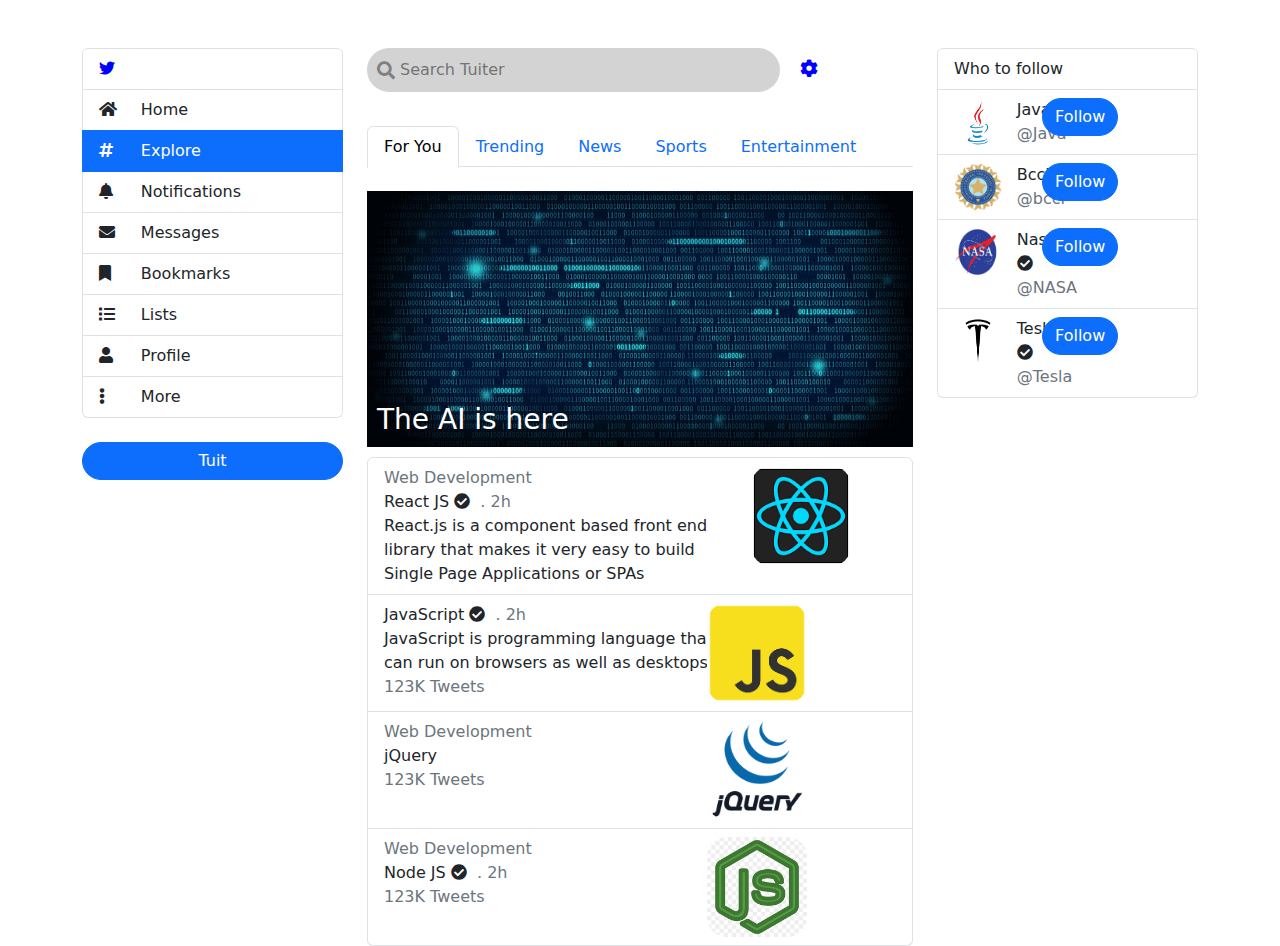
<file: public/tuiter/explore/index.html>
<!DOCTYPE html>
<html lang="en">

<head>
    <meta charset="UTF-8">
    <link rel="stylesheet" type="text/css" href="styles.css">
    <meta name="viewport" content="width=device-width, initial-scale=1.0">
    <link rel="stylesheet" href="https://maxcdn.bootstrapcdn.com/bootstrap/4.5.2/css/bootstrap.min.css">
    <link rel="stylesheet" href="https://cdnjs.cloudflare.com/ajax/libs/font-awesome/5.15.4/css/all.min.css">
    <link rel="stylesheet" href="https://cdnjs.cloudflare.com/ajax/libs/bootstrap/5.3.0/css/bootstrap.min.css">
    <link rel="stylesheet" href="index.css">
</head>

<body>
    <div class="container">
        <div class="row">
            <div class="col-xxl-3 col-xl-3 col-lg-1 col-md-2 col-sm-2 col-2">
                <div class="list-group mt-5">
                    <div class="list-group-item"><i class="fab fa-twitter" style="color: blue;"></i></div>

                    <a href="../home.html" class="list-group-item list-group-item-action">
                        <div class="row">
                            <div class="col-xxl-2 col-xl-2 col-lg-12 col-md-12 col-sm-12 col-12">
                                <i class="fa fa-home"></i>
                            </div>
                            <div class="d-none  d-xl-block d-xxl-block col-xxl-10 col-xl-10">
                                <span>Home</span>
                            </div>
                        </div>
                    </a>
                    <a href="../explore/index.html" class="list-group-item list-group-item-action active">
                        <div class="row">
                            <div class="col-xxl-2 col-xl-2 col-lg-12 col-md-12 col-sm-12 col-12">
                                <i class="fa fa-hashtag"></i>
                            </div>
                            <div class="d-none d-md-none d-sm-none d-xl-block d-xxl-block col-xxl-10 col-xl-10">
                                <span>Explore</span>
                            </div>
                        </div>
                    </a>
                    <a href="../notifications.html" class="list-group-item list-group-item-action">
                        <div class="row">
                            <div class="col-xxl-2 col-xl-2 col-lg-12 col-md-12 col-sm-12 col-12">
                                <i class="fa fa-bell"></i>
                            </div>
                            <div class="d-none d-md-none d-sm-none  d-xl-block d-xxl-block col-xxl-10 col-xl-10">
                                <span>Notifications</span>
                            </div>
                        </div>
                    </a>

                    <a href="../messages.html" class="list-group-item list-group-item-action">
                        <div class="row">
                            <div class="col-xxl-2 col-xl-2 col-lg-12 col-md-12 col-sm-12 col-12">
                                <i class="fa fa-envelope"></i>
                            </div>
                            <div class="d-none d-md-none d-sm-none  d-xl-block d-xxl-block col-xxl-10 col-xl-10">
                                <span>Messages</span>
                            </div>
                        </div>
                    </a>
                    <a href="../bookmark/bookmarks-css.html" class="list-group-item list-group-item-action">
                        <div class="row">
                            <div class="col-xxl-2 col-xl-2 col-lg-12 col-md-12 col-sm-12 col-12">
                                <i class="fa fa-bookmark"></i>
                            </div>
                            <div class="d-none d-md-none d-sm-none   d-xl-block d-xxl-block col-xxl-10 col-xl-10">
                                <span>Bookmarks</span>
                            </div>
                        </div>
                    </a>
                    <a href="../lists.html" class="list-group-item list-group-item-action">
                        <div class="row">
                            <div class="col-xxl-2 col-xl-2 col-lg-12 col-md-12 col-sm-12 col-12">
                                <i class="fa fa-list"></i>
                            </div>
                            <div class="d-none d-md-none d-sm-none  d-xl-block d-xxl-block col-xxl-10 col-xl-10">
                                <span>Lists</span>
                            </div>
                        </div>
                    </a>
                    <a href="../profile.html" class="list-group-item list-group-item-action">
                        <div class="row">
                            <div class="col-xxl-2 col-xl-2 col-lg-12 col-md-12 col-sm-12 col-12">
                                <i class="fa fa-user"></i>
                            </div>
                            <div class="d-none d-md-none d-sm-none   d-xl-block d-xxl-block col-xxl-10 col-xl-10">
                                <span>Profile</span>
                            </div>
                        </div>
                    </a>
                    <a href="../more.html" class="list-group-item list-group-item-action">
                        <div class="row">
                            <div class="col-xxl-2 col-xl-2 col-lg-12 col-md-12 col-sm-12 col-12">
                                <i class="fa fa-ellipsis-v"></i>
                            </div>
                            <div class="d-none d-md-none d-sm-none  d-xl-block d-xxl-block col-xxl-10 col-xl-10">
                                <span>More</span>
                            </div>
                        </div>
                    </a>
                </div>
                <br/>
                <button type="button" class="w-100 rounded-pill btn btn-primary">Tuit</button>
            </div>
            <div class="col-xxl-6 col-xl-6 col-lg-8 col-md-10 col-sm-10 col-10 mt-5">
                <div class="row">
                    <div class="col-10">
                        <div class="searchbar">
                          <div class="wd-search">
                            <i class="fas fa-search wd-search-icon"></i>
                            <input type="text" placeholder="Search Tuiter" class="wd-input">
                          </div>
                          <div class="wd-gear-container">
                            <i class="fas fa-cog wd-gear-icon" style="color: blue;"></i>
                          </div>
                          </div>
                      </div>
                </div>
                <br />
                <div col="12">
                    <ul class="nav nav-tabs w-100">
                        <li class="nav-item">
                            <a class="nav-link active" href="#">For You</a>
                        </li>
                        <li class="nav-item">
                            <a class="nav-link" href="#">Trending</a>
                        </li>
                        <li class="nav-item">
                            <a class="nav-link" href="#">News</a>
                        </li>
                        <li class="nav-item">
                            <a class="nav-link" href="#">Sports</a>
                        </li>
                        <li class="nav-item">
                            <a class="nav-link" href="#">Entertainment</a>
                        </li>
                    </ul>
                </div><br>
                <div class="wd-image">
                    <h3 class="wd-image-overlay">The AI is here</h3>
                    <img src="banner.png" alt="Random Image" width="100%">
                  </div>
                <ul class="list-group">
                    <li class="list-group-item">
                        <div class="row">
                            <div class="col-9 col-sm-8">
                                <span class="text-secondary">Web Development</span><br>
                                <span class=" text-dark wd-bold">React JS</span>
                                <i class="fa fa-check-circle"></i>
                                <span class="text-secondary">&nbsp;. 2h</span><br>
                                <span class="text-dark wd-bold">React.js is a component based front end library that
                                    makes it very easy to build Single Page Applications or SPAs</span>
                            </div>
                            <div class="col-3">
                                <img src="react.png" class="float-end " style="border-radius:20%" height="100px" />
                            </div>
                        </div>
                    </li>

                    <li class="list-group-item">
                        <div class="row">
                            <div class="col-9 col-sm-8">

                                <span class=" text-dark wd-bold">JavaScript</span>
                                <i class="fa fa-check-circle"></i>
                                <span class="text-secondary">&nbsp;. 2h</span><br>
                                <span class="text-dark wd-bold">JavaScript is programming language that can run on
                                    browsers as well as desktops</span><br />
                                <span class="text-secondary">123K Tweets</span>
                            </div>
                            <div class="col-2">
                                <img src="js.png" class=" float-end " style="border-radius:20%" height="100px" />
                            </div>
                        </div>
                    </li>
                    <li class="list-group-item">
                        <div class="row">
                            <div class="col-9 col-sm-8">
                                <span class="text-secondary">Web Development</span><br>
                                <span class=" text-dark wd-bold">jQuery</span><br />
                                <span class="text-secondary">123K Tweets</span>
                            </div>
                            <div class="col-2">
                                <img src="j.png" class="float-end" style="border-radius:20%"  height="100px" />
                            </div>
                        </div>
                    </li>
                    <li class="list-group-item">
                        <div class="row">
                            <div class="col-9 col-sm-8">
                                <span class="text-secondary">Web Development</span><br>
                                <span class=" text-dark wd-bold">Node JS</span>
                                <i class="fa fa-check-circle"></i>
                                <span class="text-secondary">&nbsp;. 2h</span><br>
                                <span class="text-secondary">123K Tweets</span>
                            </div>
                            <div class="col-2">
                                <img src="node.png" class="float-end" style="border-radius:20%"  height="100px" />
                            </div>
                        </div>
                    </li>

                </ul>


            </div>
            <div class="col-xxl-3 col-xl-3 col-lg-3 d-none d-sm-none d-md-none d-lg-block d-xl-block d-xxl-block mt-5">
                <ul class="list-group">
                    <li class="list-group-item wd-bold">Who to follow</li>
                    <li class="list-group-item">
                        <div class="row">
                            <div class="col-3">
                                <img class="float-start rounded-circle" src="java.jpg" height="48px" width="48px"/>
                            </div>
                            <div class="col-4">

                                <span class="text-dark wd-bold">Java</span>
                                <i class="fa fa-check-circle"></i><br />
                                <span class="text-secondary">@Java</span>
                            </div>
                            <div class="col-2">
                                <button type="button"
                                    class="text-white float-end rounded-pill btn btn-primary">Follow</button>
                            </div>
                        </div>
                    </li>
                    <li class="list-group-item">
                        <div class="row">
                            <div class="col-3">
                                <img class="float-start rounded-circle" src="bcci.png" height="48px" width="48px" />
                            </div>
                            <div class="col-4">

                                <span class="text-dark wd-bold">Bcci</span>
                                <i class="fa fa-check-circle"></i><br />
                                <span class="text-secondary">@bcci</span>
                            </div>
                            <div class="col-2">
                                <button type="button"
                                    class="text-white float-end rounded-pill btn btn-primary">Follow</button>
                            </div>
                        </div>
                    </li>
                    <li class="list-group-item">
                        <div class="row">
                            <div class="col-3">
                                <img class="float-start rounded-circle" src="nasa.png" height="48px" width="48px" />
                            </div>
                            <div class="col-4">

                                <span class="text-dark wd-bold">Nasa</span>
                                <i class="fa fa-check-circle"></i><br />
                                <span class="text-secondary">@NASA</span>
                            </div>
                            <div class="col-2">
                                <button type="button"
                                    class="text-white float-end rounded-pill btn btn-primary">Follow</button>
                            </div>
                        </div>
                    </li>
                    <li class="list-group-item">
                        <div class="row">
                            <div class="col-3 ">
                                <img class="float-start rounded-circle" src="tesla.jpg" height="48px" width="48px" />
                            </div>
                            <div class="col-4">

                                <span class="text-dark wd-bold">Tesla</span>
                                <i class="fa fa-check-circle"></i><br />
                                <span class="text-secondary">@Tesla</span>
                            </div>
                            <div class="col-2">
                                <button type="button"
                                    class="text-white float-end rounded-pill btn btn-primary">Follow</button>
                            </div>
                        </div>
                    </li>
                </ul>

            </div>

        </div>
    </div>
</body>
</html>
</file>
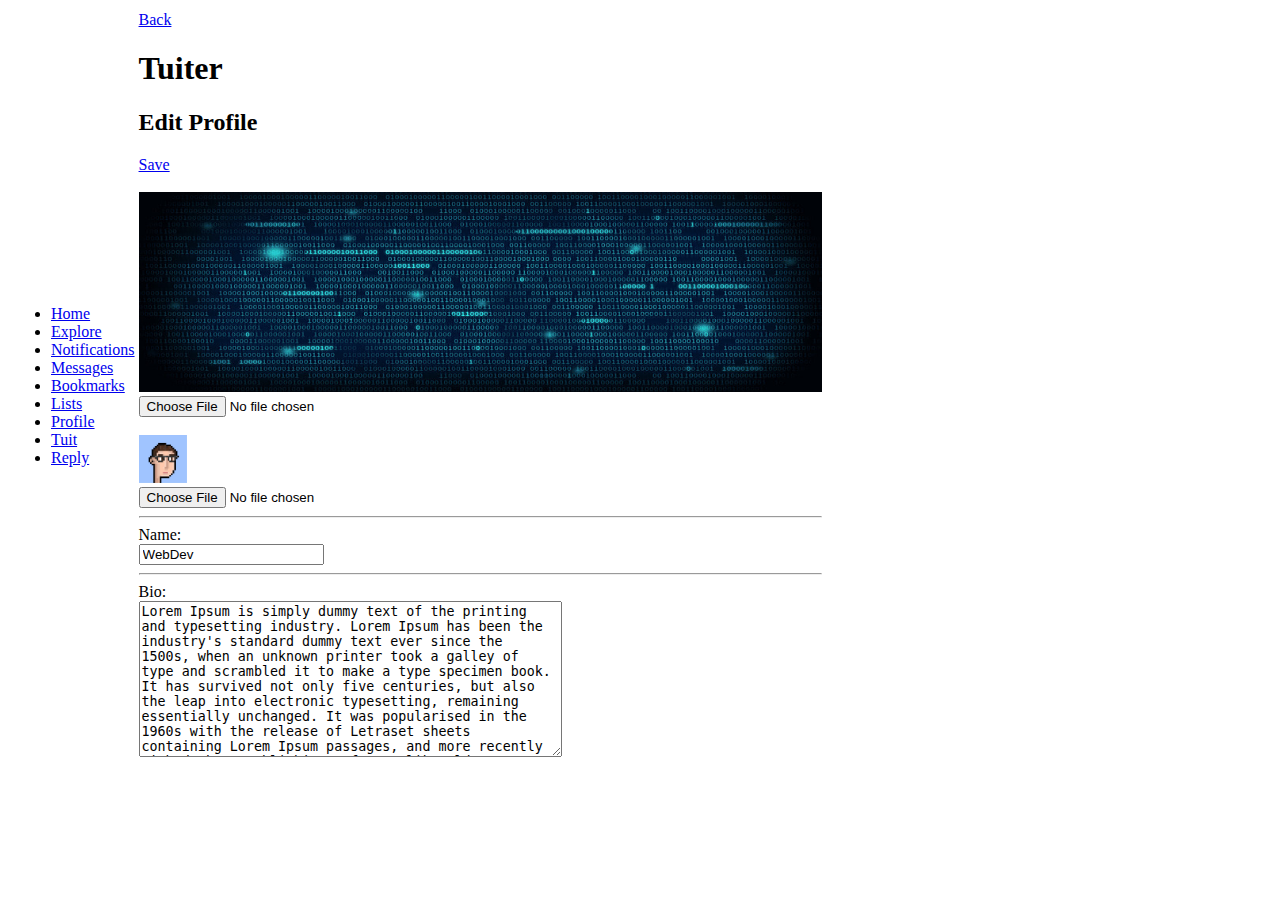
<file: public/tuiter/edit-profile.html>
<!DOCTYPE html>
<html lang="en">
<head>
    <meta charset="UTF-8">
    <meta http-equiv="X-UA-Compatible" content="IE=edge">
    <meta name="viewport" content="width=device-width, initial-scale=1.0">
    <title>Edit Profile</title>
</head>
<body>
    <table>
        <tr>
          <td>
            <ul>
              <li><a href="home.html">Home</a></li>
              <li><a href="explore.html">Explore</a></li>
              <li><a href="notifications.html">Notifications</a></li>
              <li><a href="messages.html">Messages</a></li>
              <li><a href="bookmarks.html">Bookmarks</a></li>
              <li><a href="lists.html">Lists</a></li>
              <li><a href="profile.html">Profile</a></li>
              <li><a href="tuit.html">Tuit</a></li>
              <li><a href="reply.html">Reply</a></li>
            </ul>
          </td>
        
          <td>
            <a href="profile.html">Back</a>
            <h1>Tuiter</h1>
            <h2>Edit Profile</h2>
            <a href="profile.html">Save</a><br><br>
            <img src="banner.png" alt="Banner Image" height="200" style="width: 100%;">
            <input type="file" id="fileInput" name="fileInput"><br><br>
            <img src="profile_image.jpg" alt="Profile Image" width="48" height="48"><br>
            <input type="file" id="fileInput" name="fileInput"><hr>
            <label for="nameInput">Name:</label><br>
            <input type="text" id="nameInput" name="nameInput" value="WebDev" placeholder="Name"><hr>
            <label for="bioTextarea">Bio:</label><br>
            <textarea id="bioTextarea" name="bioTextarea" rows="10" cols="50">Lorem Ipsum is simply dummy text of the printing and typesetting industry. Lorem Ipsum has been the industry's standard dummy text ever since the 1500s, when an unknown printer took a galley of type and scrambled it to make a type specimen book. It has survived not only five centuries, but also the leap into electronic typesetting, remaining essentially unchanged. It was popularised in the 1960s with the release of Letraset sheets containing Lorem Ipsum passages, and more recently with desktop publishing software like Aldus PageMaker including versions of Lorem Ipsum.</textarea>
          </td>
        </tr>
    </table>
</body>
</html>
</file>
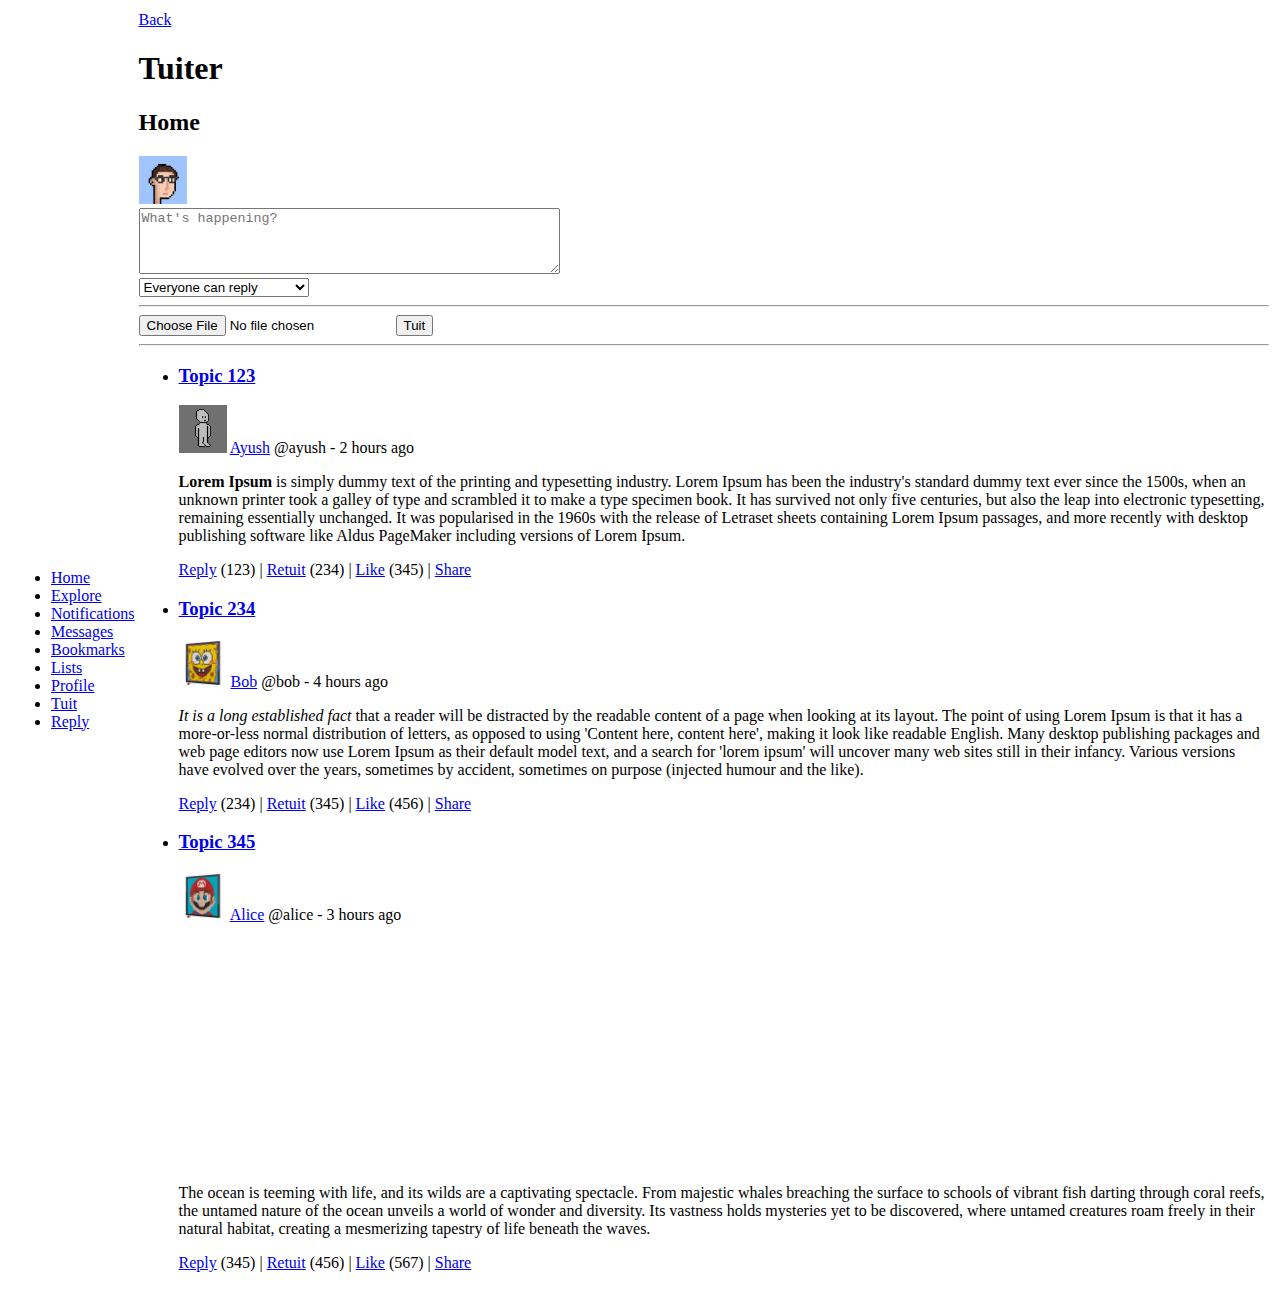
<file: public/tuiter/home.html>
<!DOCTYPE html>
<html lang="en">
<head>
    <meta charset="UTF-8">
    <meta http-equiv="X-UA-Compatible" content="IE=edge">
    <meta name="viewport" content="width=device-width, initial-scale=1.0">
    <title>Home</title>
</head>
<body>
    <table>
        <tr>
          <td>
            <ul>
              <li><a href="home.html">Home</a></li>
              <li><a href="explore.html">Explore</a></li>
              <li><a href="notifications.html">Notifications</a></li>
              <li><a href="messages.html">Messages</a></li>
              <li><a href="bookmarks.html">Bookmarks</a></li>
              <li><a href="lists.html">Lists</a></li>
              <li><a href="profile.html">Profile</a></li>
              <li><a href="tuit.html">Tuit</a></li>
              <li><a href="reply.html">Reply</a></li>
            </ul>
          </td>
        
          <td>
            <a href="navigation.html">Back</a>
            <h1>Tuiter</h1>
            <h2>Home</h2>
            <img src="profile_image.jpg" alt="Profile Image" width="48" height="48"><br>
            <textarea placeholder="What's happening?" rows="4" cols="50"></textarea><br>
            <select id="reply_options" name="reply_options">
                <option value="EVERYONE">Everyone can reply</option>
                <option value="FOLLOWING">People you follow</option>
                <option value="MENTIONED">Only people you mention</option>
            </select>
            <hr>
            <input type="file" id="image_upload" name="image_upload" accept="image/*">
            <button type="submit">Tuit</button>
            <hr>
            <ul>
                <li>
                <h3><a href="topic.html">Topic 123</a></h3>
                <img src="profile_image.png" alt="Ayush" width="48" height="48">
                <a href="profile.html">Ayush</a>
                <span>@ayush</span>
                <span> - 2 hours ago</span>
                <p><b>Lorem Ipsum</b> is simply dummy text of the printing and typesetting industry. Lorem Ipsum has been the industry's standard dummy text ever since the 1500s, when an unknown printer took a galley of type and scrambled it to make a type specimen book. It has survived not only five centuries, but also the leap into electronic typesetting, remaining essentially unchanged. It was popularised in the 1960s with the release of Letraset sheets containing Lorem Ipsum passages, and more recently with desktop publishing software like Aldus PageMaker including versions of Lorem Ipsum.</p>
                <div>
                    <a href="reply.html">Reply</a> (123) |
                    <a href="retuit.html">Retuit</a> (234) | 
                    <a href="like.html">Like</a> (345) |
                    <a href="share.html">Share</a>
                </div>
                </li>
                <li>
                    <h3><a href="topic.html">Topic 234</a></h3>
                    <img src="pf.jpg" alt="Bob" width="48" height="48">
                    <a href="profile.html">Bob</a>
                    <span>@bob</span>
                    <span> - 4 hours ago</span>
                    <p><i>It is a long established fact </i>that a reader will be distracted by the readable content of a page when looking at its layout. The point of using Lorem Ipsum is that it has a more-or-less normal distribution of letters, as opposed to using 'Content here, content here', making it look like readable English. Many desktop publishing packages and web page editors now use Lorem Ipsum as their default model text, and a search for 'lorem ipsum' will uncover many web sites still in their infancy. Various versions have evolved over the years, sometimes by accident, sometimes on purpose (injected humour and the like).</p>
                    <div>
                    <a href="reply.html">Reply</a> (234) |
                    <a href="retuit.html">Retuit</a> (345) | 
                    <a href="like.html">Like</a> (456) |
                    <a href="share.html">Share</a>
                    </div>
                </li>
                <li>
                    <h3><a href="topic.html">Topic 345</a></h3>
                    <img src="pf1.jpg" alt="Alice" width="48" height="48">
                    <a href="profile.html">Alice</a>
                    <span>@alice</span>
                    <span> - 3 hours ago</span><br>
                    <iframe width="480" height="240" src="https://www.youtube.com/embed/y881t8ilMyc" frameborder="0" allowfullscreen></iframe>
                    </iframe>
                    <p>The ocean is teeming with life, and its wilds are a captivating spectacle. From majestic whales breaching the surface to schools of vibrant fish darting through coral reefs, the untamed nature of the ocean unveils a world of wonder and diversity. Its vastness holds mysteries yet to be discovered, where untamed creatures roam freely in their natural habitat, creating a mesmerizing tapestry of life beneath the waves.</p>
                    <div>
                    <a href="reply.html">Reply</a> (345) |
                    <a href="retuit.html">Retuit</a> (456) | 
                    <a href="like.html">Like</a> (567) |
                    <a href="share.html">Share</a>
                    </div>
                </li>
            </ul>
          </td>
        </tr>
</table>
</body>
</html>
</file>
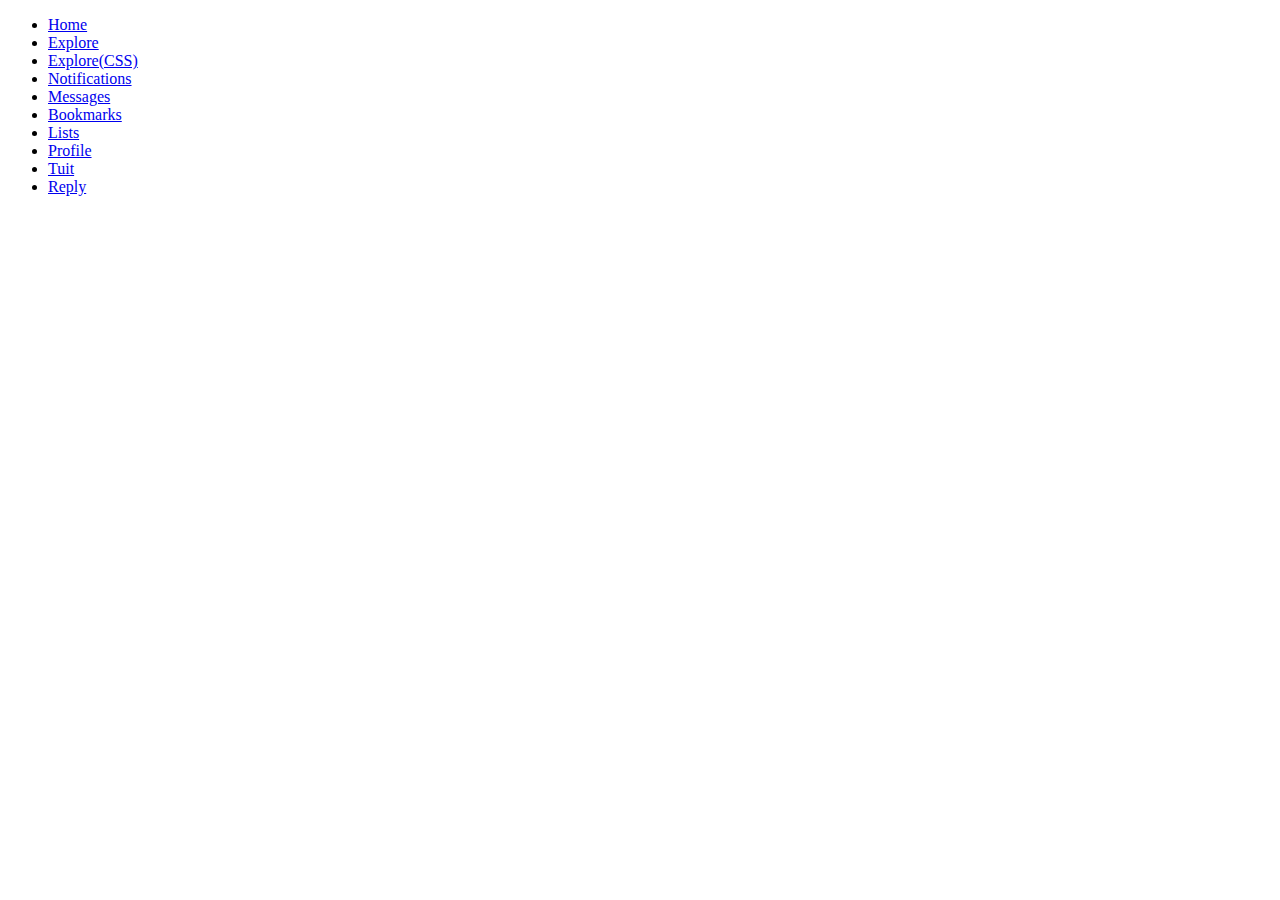
<file: public/tuiter/navigation.html>
<!DOCTYPE html>
<html lang="en">
<head>
    <meta charset="UTF-8">
    <meta http-equiv="X-UA-Compatible" content="IE=edge">
    <meta name="viewport" content="width=device-width, initial-scale=1.0">
    <title>Naviagtion</title>
</head>
<body>
    <ul>
        <li><a href = "home.html">Home</a></li>
        <li><a href = "explore/index.html">Explore</a></li>
        <li><a href = "explore/explore-css.html">Explore(CSS)</a></li>
        <li><a href = "notifications.html">Notifications</a></li>
        <li><a href = "messages.html">Messages</a></li>
        <li><a href = "bookmark/bookmarks-css.html">Bookmarks</a></li>
        <li><a href = "lists.html">Lists</a></li>
        <li><a href = "profile.html">Profile</a></li>
        <li><a href = "tuit.html">Tuit</a></li>
        <li><a href = "reply.html">Reply</a></li>
    </ul>
</body>
</html>
</file>
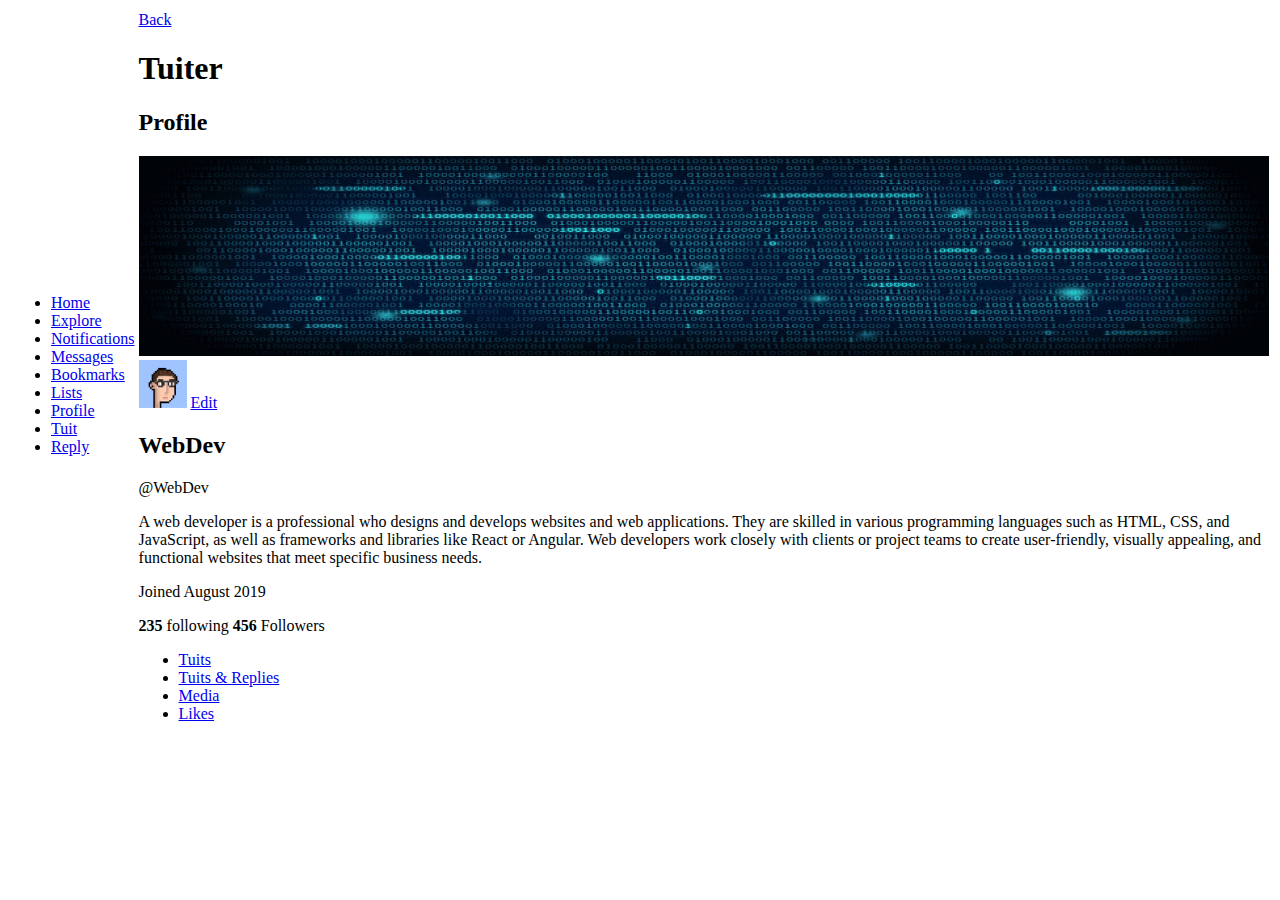
<file: public/tuiter/profile.html>
<!DOCTYPE html>
<html lang="en">
<head>
    <meta charset="UTF-8">
    <meta http-equiv="X-UA-Compatible" content="IE=edge">
    <meta name="viewport" content="width=device-width, initial-scale=1.0">
    <title>Profile</title>
</head>
<body>
<table>
    <tr>
      <td>
        <ul>
          <li><a href="home.html">Home</a></li>
          <li><a href="explore.html">Explore</a></li>
          <li><a href="notifications.html">Notifications</a></li>
          <li><a href="messages.html">Messages</a></li>
          <li><a href="bookmarks.html">Bookmarks</a></li>
          <li><a href="lists.html">Lists</a></li>
          <li><a href="profile.html">Profile</a></li>
          <li><a href="tuit.html">Tuit</a></li>
          <li><a href="reply.html">Reply</a></li>
        </ul>
      </td>
    
      <td>
        <a href="navigation.html">Back</a>
        <h1>Tuiter</h1>
        <h2>Profile</h2>
        <img src="banner.png" alt="Banner Image" height="200" style="width: 100%;">
        <img src="profile_image.jpg" alt="Profile Image" width="48" height="48">
        <a href="edit-profile.html">Edit</a><br>
        <h2>WebDev</h2>
        @WebDev
        <p>A web developer is a professional who designs and develops websites and web applications. They are skilled in various programming languages such as HTML, CSS, and JavaScript, as well as frameworks and libraries like React or Angular. Web developers work closely with clients or project teams to create user-friendly, visually appealing, and functional websites that meet specific business needs.</p>
        <p>Joined August 2019</p>
        <p><b>235</b> following <b>456</b> Followers</p>
        <ul>
          <li><a href="tuits.html">Tuits</a></li>
          <li><a href="tuits-and-replies.html">Tuits & Replies</a></li>
          <li><a href="media.html">Media</a></li>
          <li><a href="likes.html">Likes</a></li>
        </ul>
      </td>
    </tr>
</table>  
</body>
</html>
</file>
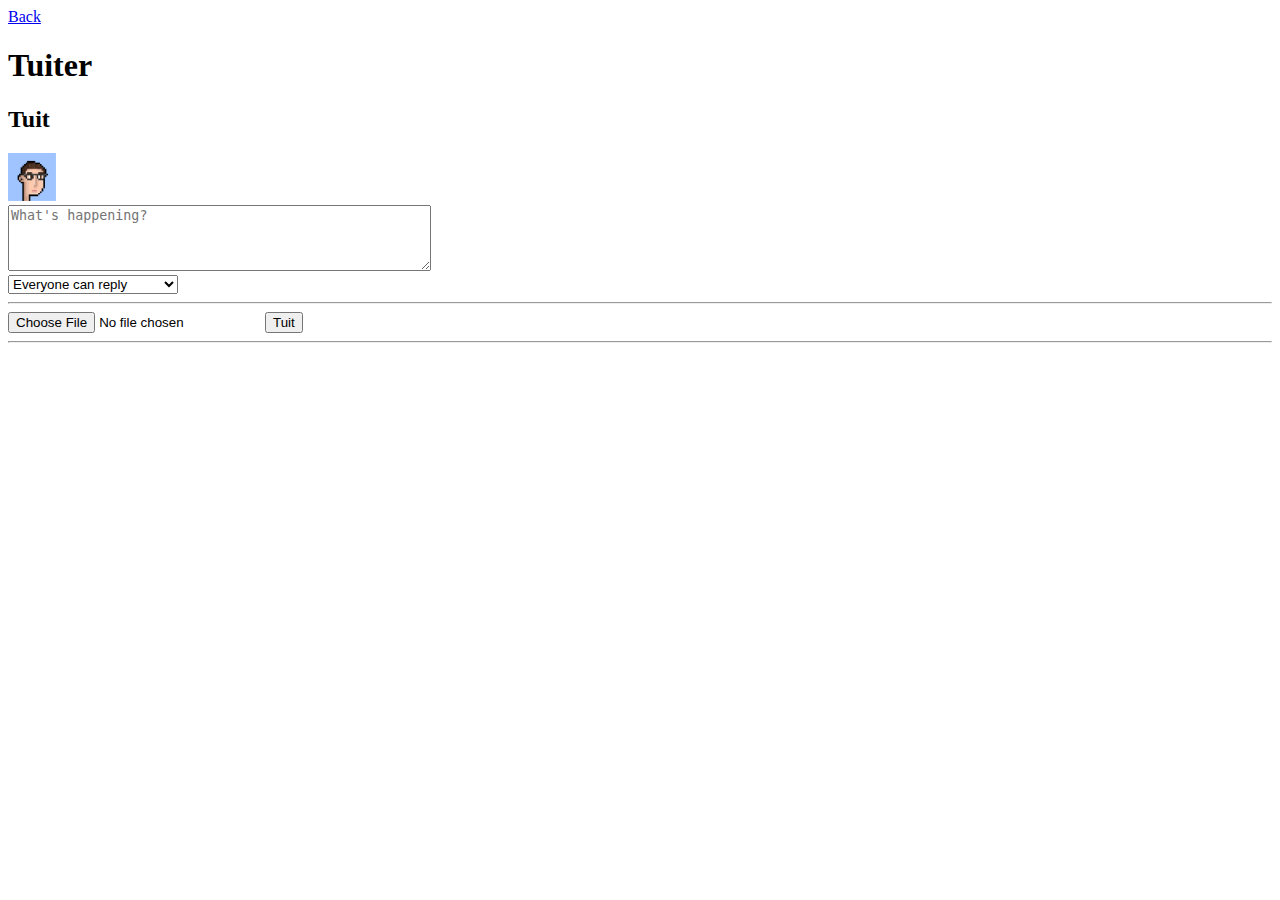
<file: public/tuiter/tuit.html>
<!DOCTYPE html>
<html lang="en">
<head>
    <meta charset="UTF-8">
    <meta http-equiv="X-UA-Compatible" content="IE=edge">
    <meta name="viewport" content="width=device-width, initial-scale=1.0">
    <title>Tuit</title>
</head>
<body>
    <a href="navigation.html">Back</a>
    <h1>Tuiter</h1>
    <h2>Tuit</h2>
    <img src="profile_image.jpg" alt="Profile Image" width="48" height="48"><br>
    <textarea placeholder="What's happening?" rows="4" cols="50"></textarea><br>
    <select id="reply_options" name="reply_options">
        <option value="EVERYONE">Everyone can reply</option>
        <option value="FOLLOWING">People you follow</option>
        <option value="MENTIONED">Only people you mention</option>
    </select>
    <hr>
    <input type="file" id="image_upload" name="image_upload" accept="image/*">
    <button type="submit">Tuit</button>
    <hr>
</body>
</html>
</file>
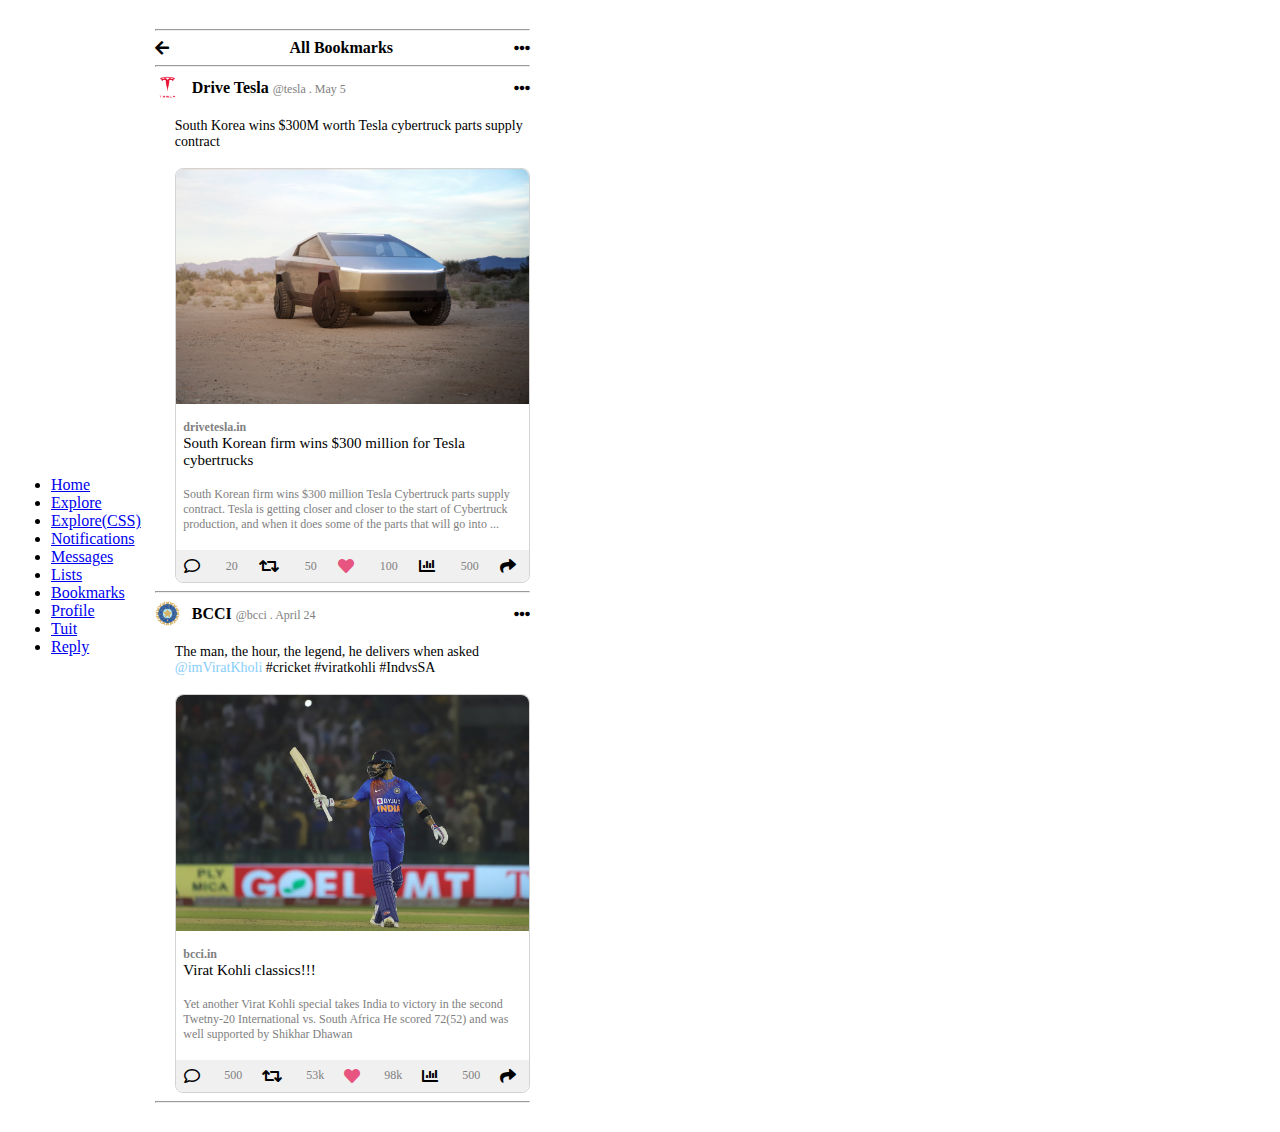
<file: public/tuiter/bookmark/bookmarks-css.html>
<!DOCTYPE html>
<html>
<head>
  <link rel="stylesheet" type="text/css" href="index.css">
  <link rel="stylesheet" href="https://cdnjs.cloudflare.com/ajax/libs/font-awesome/5.15.3/css/all.min.css">
</head>
<body>
  <table>
    <tr>
      <td>
        <ul>
          <li><a href = "../home.html">Home</a></li>
          <li><a href = "../explore/index.html">Explore</a></li>
          <li><a href = "../explore/explore-css.html">Explore(CSS)</a></li>
          <li><a href = "../notifications.html">Notifications</a></li>
          <li><a href = "../messages.html">Messages</a></li>
          <li><a href = "../lists.html">Lists</a></li>
          <li><a href = "../bookmark/bookmarks-css.html">Bookmarks</a></li>
          <li><a href = "../profile.html">Profile</a></li>
          <li><a href = "../tuit.html">Tuit</a></li>
          <li><a href = "../reply.html">Reply</a></li>
        </ul>
      </td>
    
      <td>
        <div class="wd-container">
          <hr>
          <div class="wd-header">
            <i class="fas fa-arrow-left"></i>
            <span class="wd-bold">All Bookmarks</span>
            <i class="fas fa-ellipsis-h"></i>
          </div><hr>
          <div class="wd-post">
            <div class="wd-profile-container">
              <img src="tesla.png" alt="Profile Picture" class="wd-profile">
            </div>
            <div class="wd-tweet">
              <b>Drive Tesla</b> <span class="wd-small">@tesla . May 5</span>
            </div>
            <i class="fas fa-ellipsis-h"></i>
          </div><br>
          <div class="wd-description">South Korea wins $300M worth Tesla cybertruck parts supply contract</div><br>
          <div class="wd-explore">
            <img src="truck.jpg" alt="Image" class="wd-image">
            <div class="wd-content">
              <b><p class="wd-website">drivetesla.in</p></b>
              <p class="wd-topic">South Korean firm wins $300 million for Tesla cybertrucks</p><br>
              <p class="wd-related-info">South Korean firm wins $300 million Tesla Cybertruck parts supply contract. Tesla is getting closer and closer to the start of Cybertruck production, and when it does some of the parts that will go into ...</p><br>
            </div>
            <div class="wd-interactions">
              <i class="far fa-comment"></i> <span class="wd-count">20</span>
              <i class="fas fa-retweet"></i> <span class="wd-count">50</span>
              <i class="fas fa-heart"></i> <span class="wd-count">100</span>
              <i class="fas fa-chart-bar"></i> <span class="wd-count">500</span>
              <i class="fas fa-share"></i>
            </div>
          </div>
          <hr>
          <div class="wd-post">
            <div class="wd-profile-container">
              <img src="bcci.png" alt="Profile Picture" class="wd-profile">
            </div>
            <div class="wd-tweet">
              <b>BCCI</b> <span class="wd-small">@bcci . April 24</span>
            </div>
            <i class="fas fa-ellipsis-h"></i>
          </div><br>
          <div class="wd-description">The man, the hour, the legend, he delivers when asked <span style="color: lightskyblue ;">@imViratKholi</span>
                
            #cricket #viratkohli #IndvsSA</div><br>
          <div class="wd-explore">
            <img src="virat.jpg" alt="Image" class="wd-image">
            <div class="wd-content">
              <b><p class="wd-website">bcci.in</p></b>
              <p class="wd-topic">Virat Kohli classics!!!</p><br>
              <p class="wd-related-info">Yet another Virat Kohli special takes India to victory in the second Twetny-20 International vs. South Africa 
      
                He scored 72(52) and was well supported by Shikhar Dhawan</p><br>
            </div>
            <div class="wd-interactions">
              <i class="far fa-comment"></i> <span class="wd-count">500</span>
              <i class="fas fa-retweet"></i> <span class="wd-count">53k</span>
              <i class="fas fa-heart"></i> <span class="wd-count">98k</span>
              <i class="fas fa-chart-bar"></i> <span class="wd-count">500</span>
              <i class="fas fa-share"></i>
            </div>
          </div><hr>
        </div>
      </td>
    </tr>
</table>
  
</body>
</html>
</file>
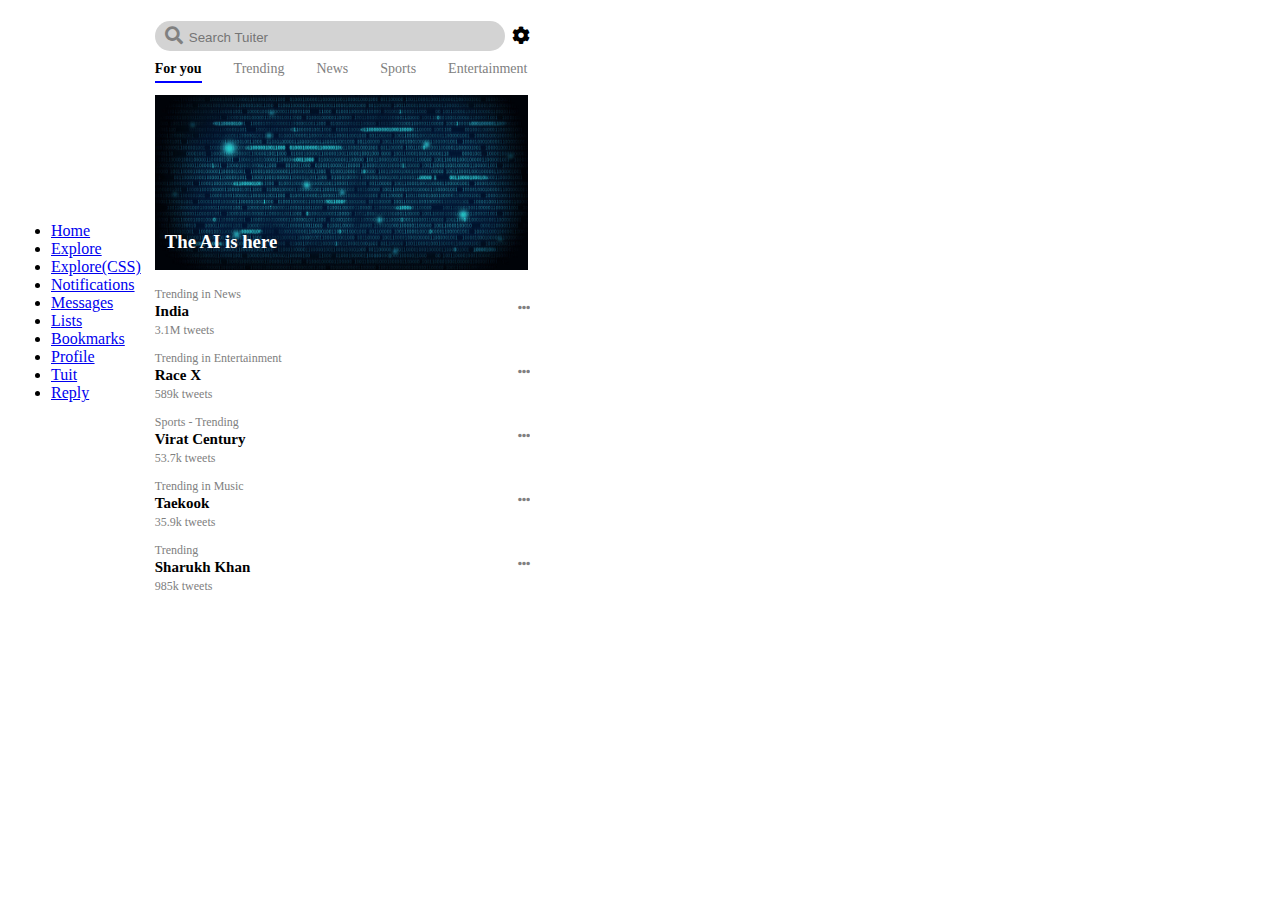
<file: public/tuiter/explore/explore-css.html>
<!DOCTYPE html>
<html>
<head>
  <link rel="stylesheet" type="text/css" href="index.css">
  <link rel="stylesheet" href="https://cdnjs.cloudflare.com/ajax/libs/font-awesome/5.15.3/css/all.min.css">
</head>
<body>
  <table>
    <tr>
      <td>
        <ul>
          <li><a href = "../home.html">Home</a></li>
          <li><a href = "index.html">Explore</a></li>
          <li><a href = "explore-css.html">Explore(CSS)</a></li>
          <li><a href = "../notifications.html">Notifications</a></li>
          <li><a href = "../messages.html">Messages</a></li>
          <li><a href = "../lists.html">Lists</a></li>
          <li><a href = "../bookmark/bookmarks-css.html">Bookmarks</a></li>
          <li><a href = "../profile.html">Profile</a></li>
          <li><a href = "../tuit.html">Tuit</a></li>
          <li><a href = "../reply.html">Reply</a></li>
        </ul>
      </td>
    
      <td>
        <div class="wd-container">
          <div class="wd-search">
            <i class="fas fa-search wd-search-icon"></i>
            <input type="text" placeholder="Search Tuiter" class="wd-input">
          </div>
          <div class="wd-gear-container">
            <i class="fas fa-cog wd-gear-icon"></i>
          </div>
          
          <ul class="wd-tabs">
            <li class="wd-selected"><span class="wd-tab-label" style="color: black;"><b>For you</b></span></li>
            <li><span class="wd-tab-label">Trending</span></li>
            <li><span class="wd-tab-label">News</span></li>
            <li><span class="wd-tab-label">Sports</span></li>
            <li><span class="wd-tab-label">Entertainment</span></li>
          </ul><br>
          <div class="wd-image">
            <h3 class="wd-image-overlay">The AI is here</h3>
            <img src="banner.png" alt="Random Image" width="373">
          </div>
          <ul class="wd-tweets">
            <li>
              <div class="wd-tweet">
                <span class="wd-trending">Trending in News</span>
                <div class="wd-tweet-content">
                  <span class="wd-topic">India</span>
                  <i class="fas fa-ellipsis-h wd-tweet-dots"></i>
                </div>
                <span class="wd-tweet-count">3.1M tweets</span>
              </div>
            </li>
            <li>
              <div class="wd-tweet">
                <span class="wd-trending">Trending in Entertainment</span>
                <div class="wd-tweet-content">
                  <span class="wd-topic">Race X</span>
                  <i class="fas fa-ellipsis-h wd-tweet-dots"></i>
                </div>
                <span class="wd-tweet-count">589k tweets</span>
              </div>
            </li>
            <li>
              <div class="wd-tweet">
                <span class="wd-trending">Sports - Trending</span>
                <div class="wd-tweet-content">
                  <span class="wd-topic">Virat Century</span>
                  <i class="fas fa-ellipsis-h wd-tweet-dots"></i>
                </div>
                <span class="wd-tweet-count">53.7k tweets</span>
              </div>
            </li>
            <li>
              <div class="wd-tweet">
                <span class="wd-trending">Trending in Music</span>
                <div class="wd-tweet-content">
                  <span class="wd-topic">Taekook</span>
                  <i class="fas fa-ellipsis-h wd-tweet-dots"></i>
                </div>
                <span class="wd-tweet-count">35.9k tweets</span>
              </div>
            </li>
            <li>
              <div class="wd-tweet">
                <span class="wd-trending">Trending</span>
                <div class="wd-tweet-content">
                  <span class="wd-topic">Sharukh Khan</span>
                  <i class="fas fa-ellipsis-h wd-tweet-dots"></i>
                </div>
                <span class="wd-tweet-count">985k tweets</span>
              </div>
            </li>
          </ul>
        </div>
      </td>
    </tr>
</table>
  
</body>
</html>
</file>
<file: public/tuiter/explore/styles.css>
.wd-image {
  width: 100%;
  position: relative;
  margin-bottom: 10px;
}

.wd-image-overlay {
  position: absolute;
  bottom: 2px;
  left: 10px;
  color: white;
}

.searchbar {
  display: flex;
  align-items: center;
}

.wd-search {
  display: flex;
  align-items: center;
  background-color: #c0c0c0;
  flex-grow: 1;
}

.wd-search-icon {
  color: grey;
}

.wd-input {
  background-color: grey;
  border: none;
  padding: 5px;
  color: white;
}

.wd-gear-container {
  
  margin-left: 20px;
}

.wd-gear-icon {
  margin-top: 25px;
  color: blue;
}
</file>
<file: public/tuiter/explore/index.css>
.wd-container {
  max-width: 375px;
  margin: 0 auto;
  padding: 10px;
}

.wd-search {
  width: 340px;
  background-color: lightgrey;
  border-radius: 25px;
  padding: 5px;
  margin-bottom: 10px;
}

.wd-search-icon {
  margin-left: 5px;
  font-size: 18px;
  color: gray;
  cursor: pointer;
}

.wd-gear-icon {
  font-size: 18px;
  color: black;
  cursor: pointer;
}

.wd-input {
  border: none;
  background: none;
  color: darkgrey;
  width: 200px; /* Adjust the width as needed */
  outline: none;
}

.wd-gear-container {
  float: right;
  margin-top: -35px;
  align-items: center;
  cursor: pointer;
}


.wd-tabs {
  list-style-type: none;
  padding: 0;
  margin: 0;
  display: flex;
}

.wd-tabs li {
  font-size: 14px;
  color: gray;
  margin-right: 32px;
}

.wd-tabs li:last-child {
  margin-right: 0;
}

.wd-selected .wd-tab-label {
  border-bottom: 2px solid blue;
}

.wd-tab-label {
  padding-bottom: 5px;
}

.wd-image {
  position: relative;
  margin-bottom: 10px;
}

.wd-image-overlay {
  position: absolute;
  bottom: 2px;
  left: 10px;
  color: white;
}

.wd-tweets {
  list-style-type: none;
  padding: 0;
  margin: 0;
}

.wd-tweet {
  margin-bottom: 10px;
}

.wd-trending {
  color: grey;
  font-size: 12px;
}

.wd-topic {
  font-weight: bold;
  font-size: 15px;
  color: black;
}

.wd-tweet-dots {
  float: right;
  color: grey;
  font-size: 12px;
}

.wd-tweet-count {
  color: grey;
  font-size: 12px;
}
</file>
<file: public/tuiter/bookmark/index.css>
.wd-container {
  max-width: 375px;
  margin: 0 auto;
  padding: 10px;
}

.wd-header {
  display: flex;
  justify-content: space-between;
  align-items: center;
}

.wd-bold {
  font-weight: bold;
}

.wd-post {
  display: flex;
  align-items: center;
}

.wd-profile-container {
  width: 25px;
  height: 25px;
  border-radius: 50%;
  overflow: hidden;
  margin-right: 12px;
}

.wd-profile {
  width: 100%;
  height: auto;
}

.wd-tweet {
  flex-grow: 1;
  padding-right: 12px;
}

.wd-small {
  font-size: 12px;
  color: grey;
}

.wd-explore {
  flex-grow: 1;
  margin-left: 20px;
  border: 1px solid lightgray;
  border-radius: 8px;
}

.wd-image {
  width: 100%;
  height: 70%;
  border-top-left-radius: 8px;
  border-top-right-radius: 8px;
  object-fit: cover;
}

.wd-content {
  margin-top: 12px;
}

.wd-website,
.wd-topic,
.wd-related-info {
  margin: 0;
  padding-left: 7.5px;
}

.wd-website {
  color: gray;
  font-size: 12px;
}

.wd-topic {
  font-size: 15px;
}

.wd-description {
  margin-left: 20px;
  font-size: 14px;
}

.wd-related-info {
  color: gray;
  font-size: 12px;
}

.wd-interactions {
  display: flex;
  align-items: center;
  justify-content: space-between;
  padding: 8px;
  background-color: #f0f0f0;
  border-bottom-left-radius: 8px;
  border-bottom-right-radius: 8px;
}

.wd-interactions i {
  margin-right: 5px;
}

.wd-count {
  font-size: 12px;
  color: gray;
}

.wd-interactions .fa-heart {
  color: #e75480;
}
</file>
